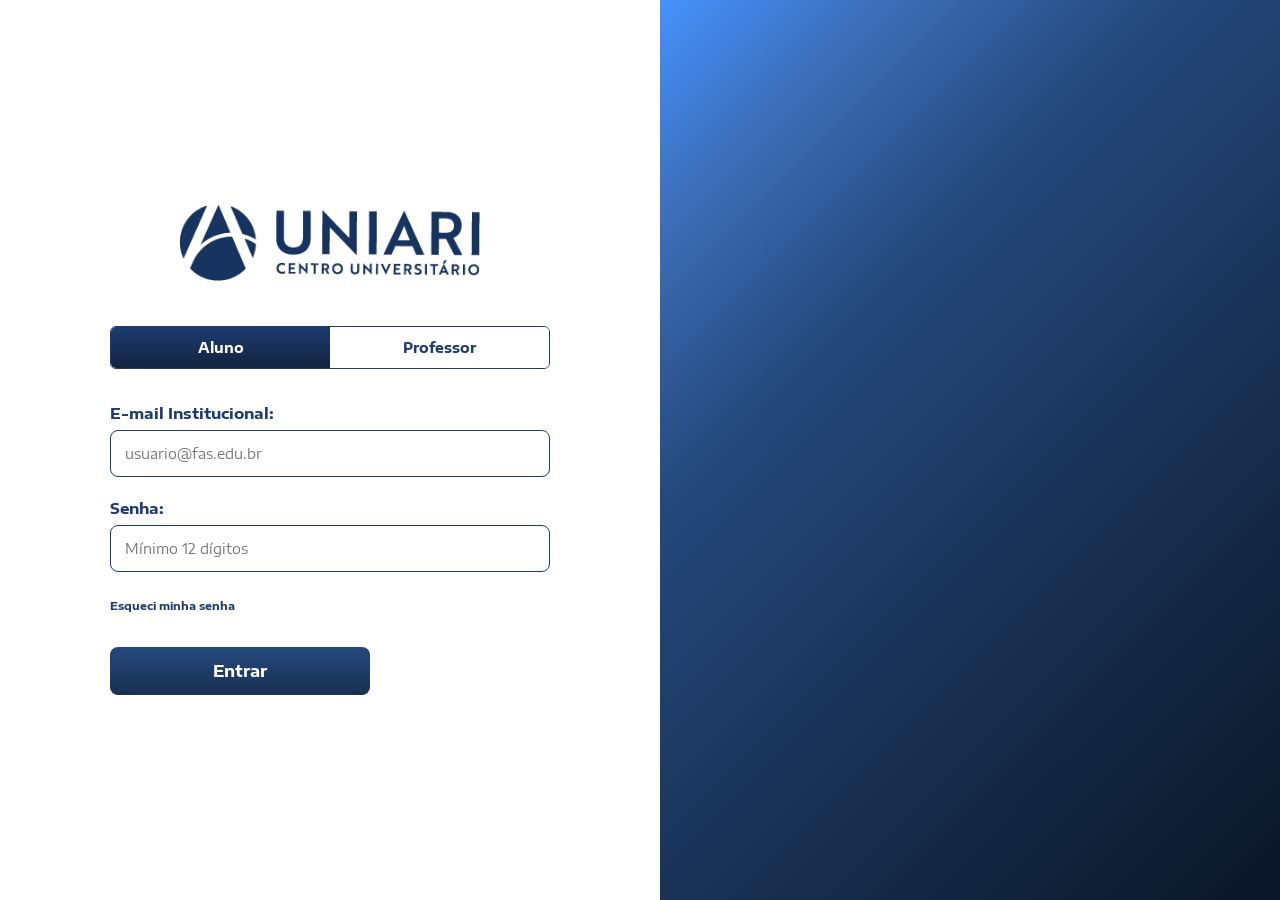
<file: index.html>
<!DOCTYPE html>
<html lang="pt-br">
<head>
    <meta charset="UTF-8">
    <meta name="viewport" content="width=device-width, initial-scale=1.0">
    <title>UNIARI - Centro Universitário</title>
    <link rel="preconnect" href="https://fonts.googleapis.com">
    <link rel="preconnect" href="https://fonts.gstatic.com" crossorigin>
    <link href="https://fonts.googleapis.com/css2?family=Encode+Sans+Expanded:wght@400;600;700&display=swap" rel="stylesheet">
    <link rel="stylesheet" href="style.css">
</head>
<body>
    <div id="notification-container" class="notification-container"></div>

    <div class="main-container">
        <section class="login-side">
            <div class="content-box">
                <div class="logo-wrapper">
                    <img src="Logo.png" alt="UNIARI" class="logo">
                </div>

                <div class="user-selector">
                    <button class="tab active">Aluno</button>
                    <button class="tab">Professor</button>
                </div>

                <form id="loginForm">
                    <div class="input-container">
                        <label>E-mail Institucional:</label>
                        <input type="text" id="email" placeholder="usuario@fas.edu.br" autocomplete="email">
                    </div>

                    <div class="input-container">
                        <label>Senha:</label>
                        <input type="password" id="password" placeholder="Mínimo 12 dígitos">
                    </div>

                    <a href="#" class="forgot-pwd">Esqueci minha senha</a>

                    <div class="actions">
                        <button type="submit" class="btn-login">Entrar</button>
                    </div>
                </form>
            </div>
        </section>
        
        <section class="gradient-side"></section>
    </div>
    <script src="script.js"></script>
</body>
</html>
</file>
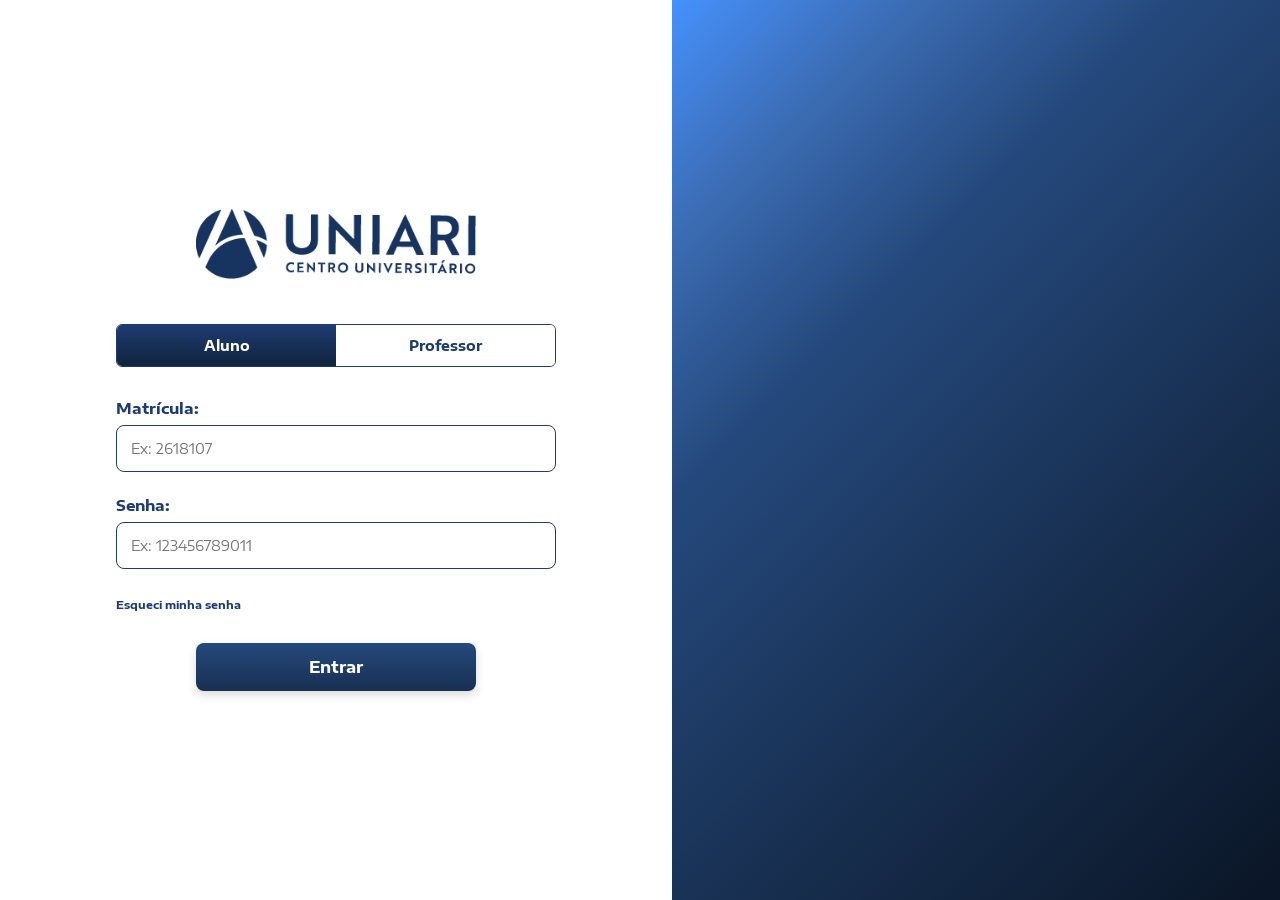
<file: ARI_DE_SA/ARI_DE_SA/index.html>
<!DOCTYPE html>
<html lang="pt-br">
<head>
    <meta charset="UTF-8">
    <meta name="viewport" content="width=device-width, initial-scale=1.0">
    <title>UNIARI - Centro Universitário</title>
    <link rel="preconnect" href="https://fonts.googleapis.com">
    <link rel="preconnect" href="https://fonts.gstatic.com" crossorigin>
    <link href="https://fonts.googleapis.com/css2?family=Encode+Sans+Expanded:wght@400;600;700&display=swap" rel="stylesheet">
    <link rel="stylesheet" href="style.css">
</head>
<body>
    <div class="main-container">
        <section class="login-side">
            <div class="content-box">
                <div class="logo-wrapper">
                    <img src="Logo.png" alt="UNIARI" class="logo">
                </div>

                <div class="user-selector">
                    <button class="tab active">Aluno</button>
                    <button class="tab">Professor</button>
                </div>

                <form id="loginForm">
                    <div class="input-container">
                        <label>Matrícula:</label>
                        <input type="text" placeholder="Ex: 2618107">
                    </div>

                    <div class="input-container">
                        <label>Senha:</label>
                        <input type="password" placeholder="Ex: 123456789011">
                    </div>

                    <a href="#" class="forgot-pwd">Esqueci minha senha</a>

                    <div class="actions">
                        <button type="submit" class="btn-login">Entrar</button>
                    </div>
                </form>
            </div>
        </section>
        
        <section class="gradient-side"></section>
    </div>
    <script src="script.js"></script>
</body>
</html>
</file>
<file: style.css>
* {
    margin: 0;
    padding: 0;
    box-sizing: border-box;
    font-family: 'Encode Sans Expanded', sans-serif;
}

body, html {
    min-height: 100%;
    background-color: #fff;
}

.main-container {
    display: flex;
    min-height: 100vh;
    width: 100%;
}

.login-side {
    flex: 1;
    display: flex;
    justify-content: center;
    align-items: center;
    padding: 40px 20px;
}

.content-box {
    width: 100%;
    max-width: 440px;
    display: flex;
    flex-direction: column;
}

.logo-wrapper {
    width: 100%;
    display: flex;
    justify-content: center;
    margin-bottom: 45px;
}

.logo {
    width: 100%;
    max-width: 300px;
    height: auto;
}

.user-selector {
    display: flex;
    border: 1px solid #1e3c72;
    border-radius: 6px;
    width: 100%;
    margin-bottom: 35px;
    overflow: hidden;
}

.tab {
    flex: 1;
    padding: 12px;
    border: none;
    font-weight: 700;
    font-size: 14px;
    cursor: pointer;
    transition: 0.3s;
    background: #fff;
    color: #1e3c72;
}

.tab.active {
    background: linear-gradient(to bottom, #1e3c72 0%, #11233d 100%);
    color: white;
}

.input-container {
    margin-bottom: 22px;
}

.input-container label {
    display: block;
    color: #1e3c72;
    font-weight: 700;
    font-size: 15px;
    margin-bottom: 8px;
}

.input-container input {
    width: 100%;
    padding: 14px;
    border: 1.5px solid #1e3c72;
    border-radius: 8px;
    font-size: 14px;
    outline: none;
}

.forgot-pwd {
    display: inline-block;
    color: #1e3c72;
    font-size: 11px;
    font-weight: 700;
    text-decoration: none;
    margin-bottom: 35px;
}

.btn-login {
    width: 100%;
    max-width: 260px;
    padding: 14px;
    border: none;
    border-radius: 8px;
    color: white;
    font-weight: 700;
    font-size: 16px;
    cursor: pointer;
    background: linear-gradient(to bottom, #25497d 0%, #183052 100%);
    transition: 0.2s;
}

.gradient-side {
    flex: 1;
    background: linear-gradient(135deg, #4691FD 0%, #3B6CB3 16%, #25497D 33%, #183052 63%, #0B1728 98%);
}

/* --- ESTILO DAS NOTIFICAÇÕES (O que você pediu) --- */

.notification-container {
    position: fixed;
    top: 20px;
    right: 20px;
    z-index: 9999;
    display: flex;
    flex-direction: column;
    gap: 10px;
}

.toast {
    background-color: #f8d7da; /* Vermelho claro */
    min-width: 320px;
    border-radius: 6px 6px 0 0;
    position: relative;
    overflow: hidden;
    box-shadow: 0 4px 12px rgba(0,0,0,0.1);
    animation: slideIn 0.3s ease-out forwards;
}

.toast-body {
    padding: 16px 40px 16px 16px;
    color: #721c24;
    font-size: 14px;
    font-weight: 600;
}

.toast-close {
    position: absolute;
    right: 10px;
    top: 12px;
    background: none;
    border: none;
    font-size: 20px;
    cursor: pointer;
    color: #721c24;
}

.toast-progress {
    position: absolute;
    bottom: 0;
    left: 0;
    height: 4px;
    width: 100%;
    background-color: #842029; /* Vermelho escuro (cronômetro) */
    animation: timer 3s linear forwards;
}

@keyframes slideIn {
    from { transform: translateX(120%); }
    to { transform: translateX(0); }
}

@keyframes timer {
    from { width: 100%; }
    to { width: 0%; }
}

@media (max-width: 900px) {
    .gradient-side { display: none; }
    .notification-container { right: 10px; left: 10px; }
}
</file>
<file: ARI_DE_SA/ARI_DE_SA/style.css>
* {
    margin: 0;
    padding: 0;
    box-sizing: border-box;
    font-family: 'Encode Sans Expanded', sans-serif;
}

body, html {
    height: 100%;
    width: 100%;
    background-color: #fff;
}

.main-container {
    display: flex;
    min-height: 100vh; /* Permite que a tela cresça se o conteúdo for maior que o visor */
}

/* Lado Esquerdo - Formulário */
.login-side {
    flex: 1;
    display: flex;
    justify-content: center;
    align-items: center;
    padding: 2rem; /* Unidade relativa (root em) */
}

.content-box {
    width: 100%;
    max-width: 440px; 
    display: flex;
    flex-direction: column;
}

.logo-wrapper {
    width: 100%;
    display: flex;
    justify-content: center;
    margin-bottom: clamp(20px, 5vh, 45px); /* Margem dinâmica conforme a altura da tela */
}

.logo {
    width: 100%;
    max-width: 280px;
    height: auto;
}

/* Seletor de Usuário */
.user-selector {
    display: flex;
    border: 1px solid #1e3c72;
    border-radius: 6px;
    width: 100%;
    margin-bottom: 2rem;
    overflow: hidden;
}

.tab {
    flex: 1;
    padding: 12px 5px;
    border: none;
    font-weight: 700;
    font-size: clamp(12px, 2vw, 14px);
    cursor: pointer;
    transition: 0.3s;
}

.tab.active {
    background: linear-gradient(to bottom, #1e3c72 0%, #11233d 100%);
    color: white;
}

.tab:not(.active) {
    background: #fff;
    color: #1e3c72;
}

/* Inputs */
.input-container {
    margin-bottom: 1.5rem;
}

.input-container label {
    display: block;
    color: #1e3c72;
    font-weight: 700;
    font-size: 15px;
    margin-bottom: 8px;
}

.input-container input {
    width: 100%;
    padding: 14px;
    border: 1.5px solid #1e3c72;
    border-radius: 8px;
    font-size: 14px;
    outline: none;
    transition: all 0.2s;
}

.input-container input:focus {
    border-color: #4691FD;
    box-shadow: 0 0 0 3px rgba(70, 145, 253, 0.1);
}

.forgot-pwd {
    display: inline-block;
    color: #1e3c72;
    font-size: 11px;
    font-weight: 700;
    text-decoration: none;
    margin-bottom: 2rem;
}

/* Botão Entrar */
.actions {
    width: 100%;
    display: flex;
    justify-content: center;
}

.btn-login {
    width: 100%;
    max-width: 280px;
    padding: 14px;
    border: none;
    border-radius: 8px;
    color: white;
    font-weight: 700;
    font-size: 16px;
    cursor: pointer;
    background: linear-gradient(to bottom, #25497d 0%, #183052 100%);
    box-shadow: 0 4px 10px rgba(0,0,0,0.15);
    transition: all 0.3s ease;
}

.btn-login:hover {
    filter: brightness(1.2);
    transform: translateY(-2px);
}

/* Lado Direito - Gradiente */
.gradient-side {
    flex: 1;
    background: linear-gradient(135deg, 
        #4691FD 0%, 
        #3B6CB3 16%, 
        #25497D 33%, 
        #183052 63%, 
        #0B1728 98%
    );
}

/* MEDIA QUERIES - O CORAÇÃO DA RESPONSIVIDADE */

/* Tablets e telas médias (até 1024px) */
@media (max-width: 1024px) {
    .content-box {
        max-width: 380px;
    }
}

/* Celulares e telas pequenas (até 850px) */
@media (max-width: 850px) {
    .main-container {
        flex-direction: column; /* Empilha o conteúdo se necessário */
    }
    
    .gradient-side {
        display: none; /* Remove o gradiente lateral para focar no login */
    }

    .login-side {
        width: 100%;
        padding: 1.5rem;
    }

    .content-box {
        max-width: 100%; /* Ocupa a largura disponível no mobile */
    }
}

/* Ajuste para telas muito curtas (ex: celular em landscape) */
@media (max-height: 600px) {
    .login-side {
        padding: 1rem;
        align-items: flex-start; /* Permite scroll se a tela for muito baixa */
    }
    .logo-wrapper { margin-bottom: 20px; }
}
</file>
